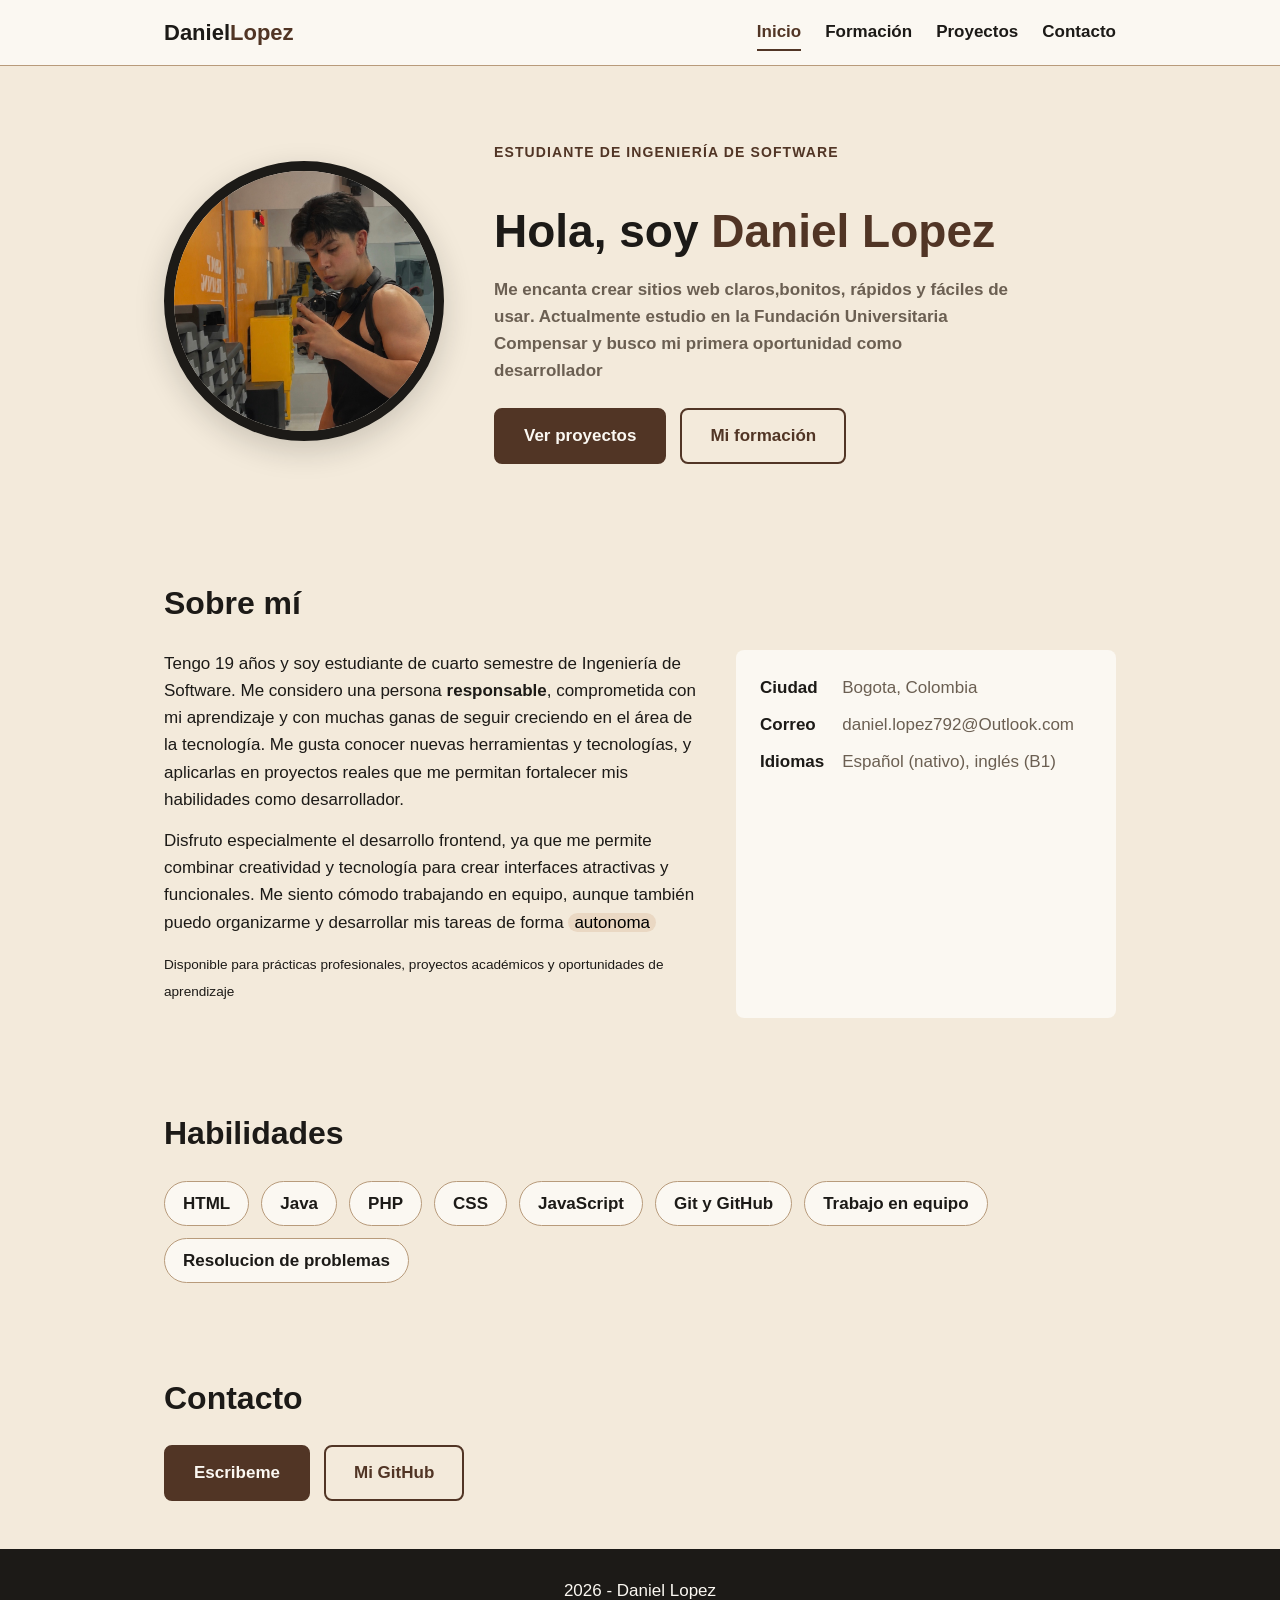
<file: index.html>
<!DOCTYPE html>
<html lang="es">
<head>
  <meta charset="UTF-8">
  <meta name="viewport" content="width=device-width, initial-scale=1.0">
  <meta name="description" content="hoja de vida yo.">
  <title>Daniel Lopez - Hoja de vida</title>
  <link rel="stylesheet" href="css/normalize.css">
  <link rel="stylesheet" href="css/styles.css">
</head>

<body>

  <!-- encabezado -->

  <header class="encabezado">
    <div class="encabezado-contenido">
      <a class="logo" href="index.html">Daniel<span>Lopez</span></a>
      <nav class="menu">
        <a class="activo" href="index.html">Inicio</a>
        <a href="formacion.html">Formación</a>
        <a href="proyectos.html">Proyectos</a>
        <a href="#contacto">Contacto</a>
      </nav>
    </div>
  </header>

  <main>

    <!-- inicio -->

    <section class="inicio">

      <div class="foto">
        <img src="img/foto yo.jfif" alt="foto de perfil mia">
      </div>
      
      <div class="inicio-texto">
        <span class="etiqueta">Estudiante de Ingeniería de Software</span>
        <h1>Hola, soy <em>Daniel Lopez</em></h1>
        <p>Me encanta crear sitios web <strong>claros,bonitos, rápidos y fáciles de usar</strong>. Actualmente estudio en la Fundación Universitaria Compensar y busco mi primera oportunidad como desarrollador</p>
       
        <div class="botones">
          <a class="boton" href="proyectos.html">Ver proyectos</a>
          <a class="boton boton-claro" href="formacion.html">Mi formación</a>
        </div>
      </div>
    </section>

    <!-- yo -->

    <section class="seccion" id="sobre-mi">
      
      <h2>Sobre mí</h2>
      <div class="sobre-mi">
        <div class="sobre-mi-texto">
          <p>
      Tengo 19 años y soy estudiante de cuarto semestre de Ingeniería de Software. Me considero una persona
    <strong>responsable</strong>, comprometida con mi aprendizaje y con muchas ganas de seguir creciendo en el área de la tecnología. Me gusta conocer nuevas herramientas y tecnologías, y aplicarlas en proyectos reales que me permitan fortalecer mis habilidades como desarrollador.
          </p>

      <p>
      Disfruto especialmente el desarrollo frontend, ya que me permite combinar creatividad y tecnología para crear interfaces atractivas y funcionales. Me siento cómodo trabajando en equipo, aunque también puedo organizarme y desarrollar mis tareas de forma <mark>autonoma</mark>
      </p>

      <p>
      <small>Disponible para prácticas profesionales, proyectos académicos y oportunidades de aprendizaje</small>
      </p>

        </div>
        <dl class="datos">
          <dt>Ciudad</dt>
          <dd>Bogota, Colombia</dd>
          <dt>Correo</dt>
          <dd>daniel.lopez792@Outlook.com</dd>
          <dt>Idiomas</dt>
          <dd>Español (nativo), inglés (B1)</dd>
        </dl>
      </div>
    </section>

    <!-- skills -->

    <section class="seccion" id="habilidades">
      <h2>Habilidades</h2>
      <ul class="habilidades">
        <li>HTML</li>
        <li>Java</li>
        <li>PHP</li>
        <li>CSS</li>
        <li>JavaScript</li>
        <li>Git y GitHub</li>
        <li>Trabajo en equipo</li>
        <li>Resolucion de problemas</li>
      </ul>
    </section>

    <!-- contacto-->
     
    <section class="seccion" id="contacto">
      <h2>Contacto</h2>
      <div class="contacto">
        <a class="boton" href="https://wa.me/573232522992" target="_blank" rel="noopener noreferrer">Escribeme</a>
        <a class="boton boton-claro" href="https://github.com/daniprz792" target="_blank" rel="noopener noreferrer">Mi GitHub</a>
      </div>
    </section>
  </main>

  <!-- footer -->
  <footer class="pie">
    <p> 2026 - Daniel Lopez </p>
  </footer>
</body>
</html>
</file>
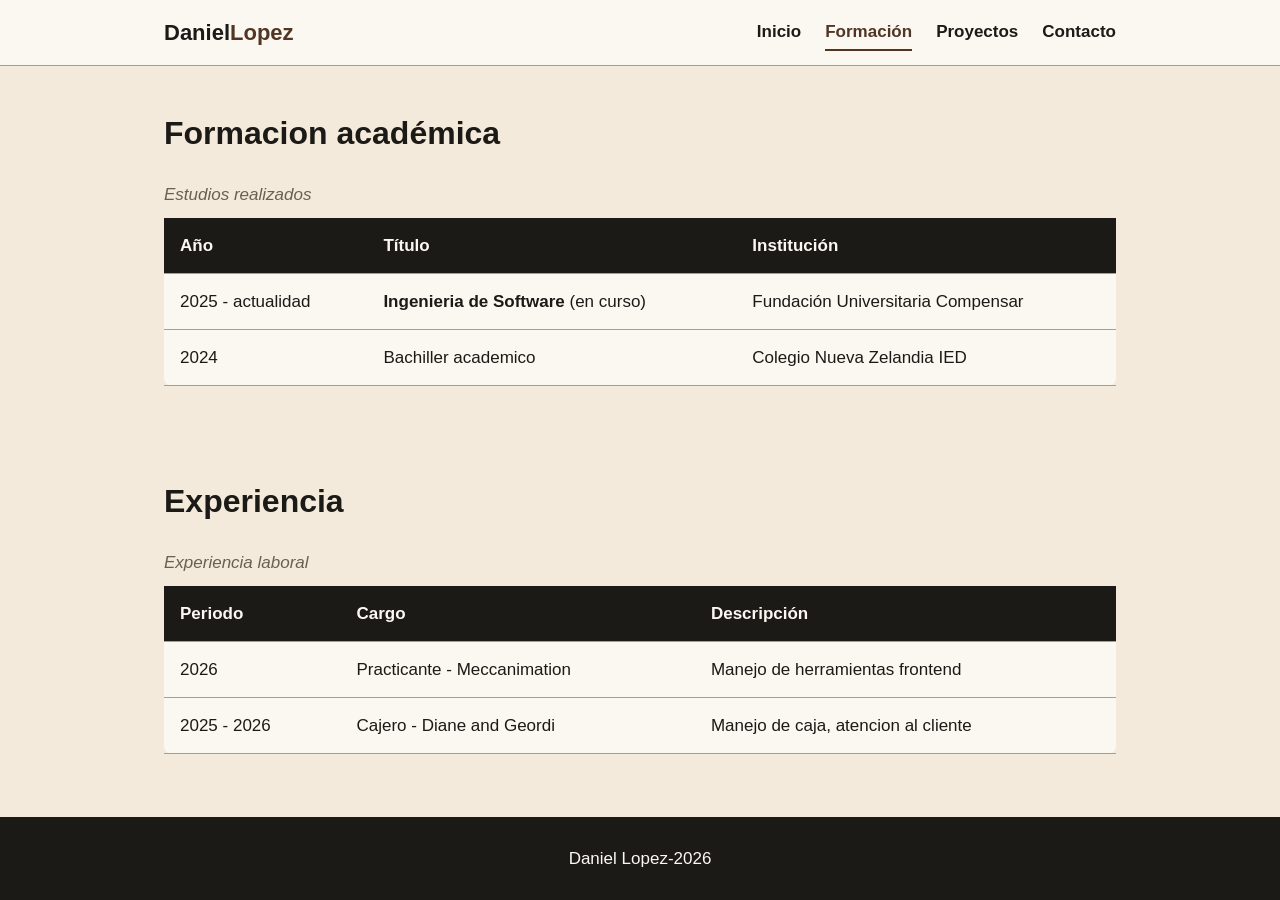
<file: formacion.html>
<!DOCTYPE html>
<html lang="es">
<head>
  <meta charset="UTF-8">
  <meta name="viewport" content="width=device-width, initial-scale=1.0">
  <meta name="description" content="Formación académica y experiencia de Tu Nombre.">
  <title>Formación | Daniel Lopez</title>
  <link rel="stylesheet" href="css/normalize.css">
  <link rel="stylesheet" href="css/styles.css">
</head>

<body>
  <!-- header -->
  <header class="encabezado">
    <div class="encabezado-contenido">
      <a class="logo" href="index.html">Daniel<span>Lopez</span></a>
      <nav class="menu">
        <a href="index.html">Inicio</a>
        <a class="activo" href="formacion.html">Formación</a>
        <a href="proyectos.html">Proyectos</a>
        <a href="index.html#contacto">Contacto</a>
      </nav>
    </div>
  </header>

  <main>
    <!-- seccion formacion -->
    <section class="seccion">
      <h2>Formacion académica</h2>
      <div class="tabla-contenedor">
        <table>
          <caption>Estudios realizados</caption>
          <thead>
            <tr>
              <th scope="col">Año</th>
              <th scope="col">Título</th>
              <th scope="col">Institución</th>
            </tr>
          </thead>
          <tbody>
            <tr>
              <td>2025 - actualidad</td>
              <td><strong>Ingenieria de Software</strong> (en curso)</td>
              <td>Fundación Universitaria Compensar</td>
            </tr>
            <tr>
              <td>2024</td>
              <td>Bachiller academico</td>
              <td>Colegio Nueva Zelandia IED</td>
            </tr>
          </tbody>
        </table>
      </div>
    </section>

    <!-- seccion xp personal-->
    <section class="seccion">
      <h2>Experiencia</h2>
      <div class="tabla-contenedor">
        <table>
          <caption>Experiencia laboral</caption>
          <thead>
            <tr>
              <th scope="col">Periodo</th>
              <th scope="col">Cargo</th>
              <th scope="col">Descripción</th>
            </tr>
          </thead>
          <tbody>
            <tr>
              <td>2026</td>
              <td>Practicante - Meccanimation</td>
              <td>Manejo de herramientas frontend</em></td>
            </tr>
            <tr>
              <td>2025 - 2026</td>
              <td>Cajero - Diane and Geordi</td>
              <td>Manejo de caja, atencion al cliente</td>
            </tr>
          </tbody>
        </table>
      </div>
    </section>
  </main>

  <!-- footer -->
  <footer class="pie">
    <p> Daniel Lopez-2026</p>
  </footer>
</body>
</html>
</file>
<file: css/styles.css>
/*  paleta de colores  */
:root {
  --negro: #1c1a17; /*negro*/
  --beige: #f3eadb;
  --cafe: #513525;
  --cafe-oscuro: #3e281c;
  --linea: #b89b7b;
  --blanco: #fbf8f2;
  --gris: #6b5f52;
}

/* estilos generales */
* {
  box-sizing: border-box;
  margin: 0;
  padding: 0;
}

html {
  font-size: 62.5%; /* 1rem = 10px */
  scroll-behavior: smooth;
  overflow-x: clip;
}

body {
  display: flex;
  min-height: 100vh;
  flex-direction: column;
  background: var(--beige);
  color: var(--negro);
  font-family: 'Segoe UI', Roboto, Arial, sans-serif;
  font-size: 1.7rem;
  line-height: 1.6;
}

main {
  flex: 1;
  min-width: 0;
}

img {
  display: block;
  max-width: 100%;
}

a {
  color: inherit;
  text-decoration: none;
}

h1, h2, h3 {
  line-height: 1.2;
}

mark {
  padding: 0 0.6rem;
  background: #ead8c3;
  border-radius: 2rem;
}

/* encabezado */
.encabezado {
  position: sticky;
  top: 0;
  z-index: 10;
  background: var(--blanco);
  border-bottom: 1px solid var(--linea);
}

.encabezado-contenido {
  display: flex;
  align-items: center;
  justify-content: space-between;
  flex-wrap: wrap;
  gap: 1.2rem;
  max-width: 100rem;
  margin: 0 auto;
  padding: 1.4rem 2.4rem;
}

.logo {
  font-size: 2.2rem;
  font-weight: 800;
}

.logo span {
  color: var(--cafe);
}

/* menu de nav */
.menu {
  display: flex;
  gap: 2.4rem;
}

.menu a {
  padding: 0.4rem 0;
  border-bottom: 0.2rem solid transparent;
  font-weight: 600;
}

.menu a:hover,
.menu a.activo {
  color: var(--cafe);
  border-bottom-color: var(--cafe);
}

/*seccion inicio*/
.inicio {
  display: grid;
  grid-template-columns: 28rem 1fr;
  align-items: center;
  gap: 5rem;
  max-width: 100rem;
  margin: 0 auto;
  padding: 7.2rem 2.4rem;
}

.foto {
  width: 28rem;
  height: 28rem;
  overflow: hidden;
  border: 1rem solid var(--negro);
  border-radius: 50%;
  box-shadow: 0 1rem 3rem rgb(28 26 23 / 18%);
}

.foto img {
  width: 100%;
  height: 100%;
  object-fit: cover;
}

.etiqueta {
  display: inline-block;
  margin-bottom: 1rem;
  color: var(--cafe);
  font-size: 1.4rem;
  font-weight: 700;
  letter-spacing: 0.08em;
  text-transform: uppercase;
}

.inicio-texto h1 {
  margin-bottom: 1.6rem;
  font-size: 4.6rem;
}

.inicio-texto {
  font-weight: 700;
}

.inicio-texto h1 em {
  color: var(--cafe);
  font-style: normal;
}

.inicio-texto p {
  max-width: 52rem;
  margin-bottom: 2.4rem;
  color: var(--gris);
}

/* btns */
.botones,
.contacto {
  display: flex;
  flex-wrap: wrap;
  gap: 1.4rem;
}

.boton {
  display: inline-block;
  padding: 1.2rem 2.8rem;
  background: var(--cafe);
  border: 0.2rem solid var(--cafe);
  border-radius: 0.8rem;
  color: var(--blanco);
  font-weight: 700;
  transition: background 0.2s ease;
}

.boton:hover {
  background: var(--cafe-oscuro);
  border-color: var(--cafe-oscuro);
}

.boton-claro {
  background: transparent;
  color: var(--cafe);
}

.boton-claro:hover {
  background: var(--cafe);
  color: var(--blanco);
}

/*secciones*/
.seccion {
  max-width: 100rem;
  margin: 0 auto;
  padding: 4.8rem 2.4rem;
}

.seccion h2 {
  margin-bottom: 2.8rem;
  font-size: 3.2rem;
}

/* sobre mi */
.sobre-mi {
  display: grid;
  grid-template-columns: 1.4fr 1fr;
  gap: 4rem;
}

.sobre-mi-texto p {
  margin-bottom: 1.4rem;
}

.datos {
  display: grid;
  grid-template-columns: auto 1fr;
  gap: 1rem 1.8rem;
  align-content: start;
  padding: 2.4rem;
  background: var(--blanco);
  border-radius: 0.8rem;
}

.datos dt {
  font-weight: 700;
}

.datos dd {
  color: var(--gris);
}

/*skills*/
.habilidades {
  display: flex;
  flex-wrap: wrap;
  gap: 1.2rem;
  list-style: none;
}

.habilidades li {
  padding: 0.8rem 1.8rem;
  background: var(--blanco);
  border: 1px solid var(--linea);
  border-radius: 3rem;
  font-weight: 600;
}

.habilidades li:hover {
  background: var(--cafe);
  border-color: var(--cafe);
  color: var(--blanco);
}

/* TABLAS */
.tabla-contenedor {
  overflow-x: auto;
}

table {
  width: 100%;
  border-collapse: collapse;
  background: var(--blanco);
  border-radius: 0.8rem;
}

caption {
  padding-bottom: 1rem;
  color: var(--gris);
  font-style: italic;
  text-align: left;
}

th,
td {
  padding: 1.4rem 1.6rem;
  border-bottom: 1px solid var(--linea);
  text-align: left;
}

th {
  background: var(--negro);
  color: var(--blanco);
}

tbody tr:hover {
  background: #ead8c3; /* beige */
}

/*proyectos*/
.proyectos {
  display: grid;
  grid-template-columns: repeat(auto-fit, minmax(26rem, 1fr));
  gap: 2.4rem;
}

.proyecto {
  display: flex;
  flex-direction: column;
  gap: 0.8rem;
  padding: 2.4rem;
  background: var(--blanco);
  border-top: 0.4rem solid var(--cafe);
  border-radius: 0.8rem;
  box-shadow: 0 0.4rem 1.4rem rgb(28 26 23 / 10%);
  transition: transform 0.2s ease;
}

.proyecto:hover {
  transform: translateY(-0.4rem);
}

.proyecto p {
  color: var(--gris);
}

.boton-galeria {
  align-self: flex-start;
  margin-top: 0.8rem;
  cursor: pointer;
  font: inherit;
}

.galeria {
  display: grid;
  grid-template-columns: repeat(auto-fit, minmax(12rem, 1fr));
  gap: 1.2rem;
  margin-top: 1.2rem;
}

.galeria[hidden] {
  display: none;
}

.galeria img {
  width: 100%;
  height: 11rem;
  border: 1px solid var(--linea);
  border-radius: 0.6rem;
  object-fit: cover;
  transition: transform 0.2s ease;
}

.galeria img:hover {
  transform: scale(1.04);
}

.enlace {
  margin-top: auto;
  color: var(--cafe);
  font-weight: 700;
}

/*footer*/
.pie {
  padding: 2.8rem 2.4rem;
  background: var(--negro);
  color: var(--blanco);
  text-align: center;
}

/*mq*/
@media (max-width: 760px) {
  .encabezado-contenido {
    justify-content: center;
  }

  .menu {
    width: 100%;
    justify-content: center;
    flex-wrap: wrap;
    gap: 0.8rem 1.8rem;
  }

  .inicio {
    grid-template-columns: minmax(0, 1fr);
    justify-items: center;
    text-align: center;
    padding: 4.8rem 2.4rem;
  }

  .inicio-texto {
    width: 100%;
    min-width: 0;
  }

  .foto {
    width: min(28rem, 75vw);
    height: min(28rem, 75vw);
  }

  .inicio-texto p {
    margin-left: auto;
    margin-right: auto;
  }

  .botones {
    justify-content: center;
  }

  .inicio-texto h1 {
    font-size: clamp(2.8rem, 8vw, 3.6rem);
  }

  .sobre-mi {
    grid-template-columns: 1fr;
  }
}
</file>
